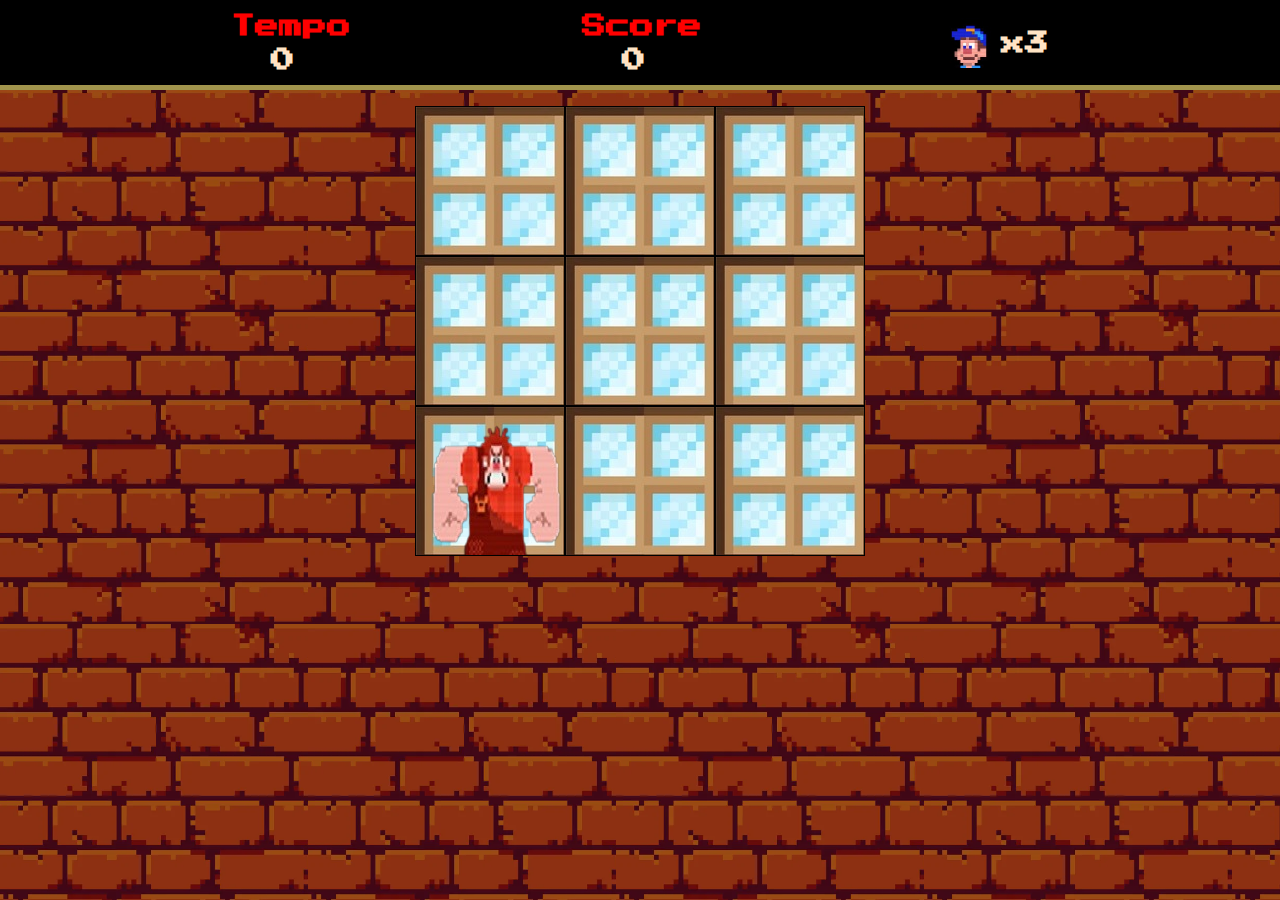
<file: Detona Ralph/index.html>
<!DOCTYPE html>
<html lang="pt-br">
<head>
    <meta charset="UTF-8">
    <meta name="viewport" content="width=device-width, initial-scale=1.0">
    <title>Detona Ralph</title>
    <link rel="preconnect" href="https://fonts.googleapis.com">
<link rel="preconnect" href="https://fonts.gstatic.com" crossorigin>
<link href="https://fonts.googleapis.com/css2?family=Press+Start+2P&display=swap" rel="stylesheet">
    <link rel="stylesheet" href="./src/style/reset.css">
    <link rel="stylesheet" href="./src/style/main.css">
</head>
<body>
    <div class="container">
     <div class="menu">
     <div class="time">
        <h2 class="cor">Tempo</h2>
        <h2 class="second" id="tempo">0</h2>
     </div>
     <div class="score">
       <h2 class="cor">Score</h2>
       <h2 class="second" id="Score">0</h2>

     </div>
    <div class="vidas">
     
      <img src="./src/imagens/felix.jpg" alt="jogador vidas" height="50px">
         <h2>x3</h2>  
    </div>

         </div> 
          <div class="painel">
            <div class="panel-row">
              <div class="square" id="1"></div>
              <div class="square" id="2"></div>
              <div class="square inimigo" id="3"></div>
            </div>
            <div class="panel-row">
              <div class="square " id="4"></div>
              <div class="square" id="5"></div>
              <div class="square" id="6"></div>
            </div>
            <div class="panel-row">
              <div class="square" id="7"></div>
              <div class="square" id="8"></div>
              <div class="square" id="9"></div>
            </div>



     </div>

    </div>


    <script defer src="./src/scripts/engine.js"></script>
</body>
</html>
</file>
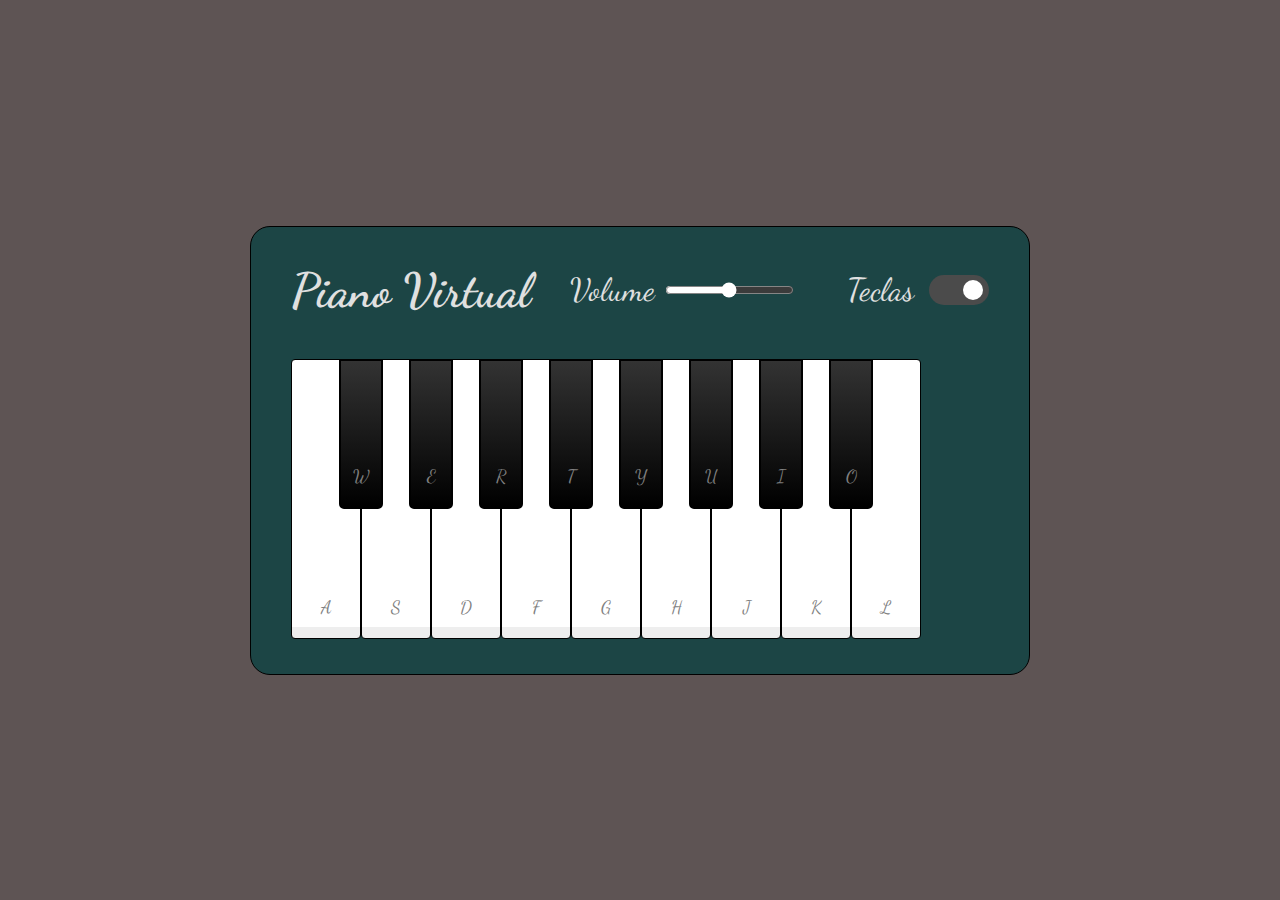
<file: Piano/index.html>
<!DOCTYPE html>
<html lang="pt-br">
<head>
    <meta charset="UTF-8">
    <meta name="viewport" content="width=device-width, initial-scale=1.0">
    <title>Piano Simulator</title>
    <link rel="stylesheet" href="./scr/style/reset.css">
    <link rel="stylesheet" href="./scr/style/main.css">
    
    <link rel="preconnect" href="https://fonts.googleapis.com">
    <link rel="preconnect" href="https://fonts.gstatic.com" crossorigin>
    <link href="https://fonts.googleapis.com/css2?family=Dancing+Script:wght@600&display=swap" rel="stylesheet">
    

    
</head>
<body>
<div class="container">
<header>
<h2>Piano Virtual</h2>
<div class="volume"><span>Volume</span><input type="range" min="0" max="1" value="0.5" step="any"></div>
<div class="keys"><span>Teclas</span><input type="checkbox" checked></div>
</header>
<ul class="pianokeys">
    <li class="key white" data-key="a"><span>a</span></li>
    <li class="key black" data-key="w"><span>w</span></li>
    <li class="key white" data-key="s"><span>s</span></li>
    <li class="key black" data-key="e"><span>e</span></li>
    <li class="key white" data-key="d"><span>d</span></li>
    <li class="key black" data-key="r"><span>r</span></li>
    <li class="key white" data-key="f"><span>f</span></li>
    <li class="key black" data-key="t"><span>t</span></li>
    <li class="key white" data-key="g"><span>g</span></li>
    <li class="key black" data-key="y"><span>y</span></li>
    <li class="key white" data-key="h"><span>h</span></li>
    <li class="key black" data-key="u"><span>u</span></li>
    <li class="key white" data-key="j"><span>j</span></li>
    <li class="key black" data-key="i"><span>i</span></li>
    <li class="key white" data-key="k"><span>k</span></li>
    <li class="key black" data-key="o"><span>o</span></li>
    <li class="key white" data-key="l"><span>l</span></li>
</ul>
</div>



    <script defer src="./scr/script/engine.js" ></script>
</body>
</html>
</file>
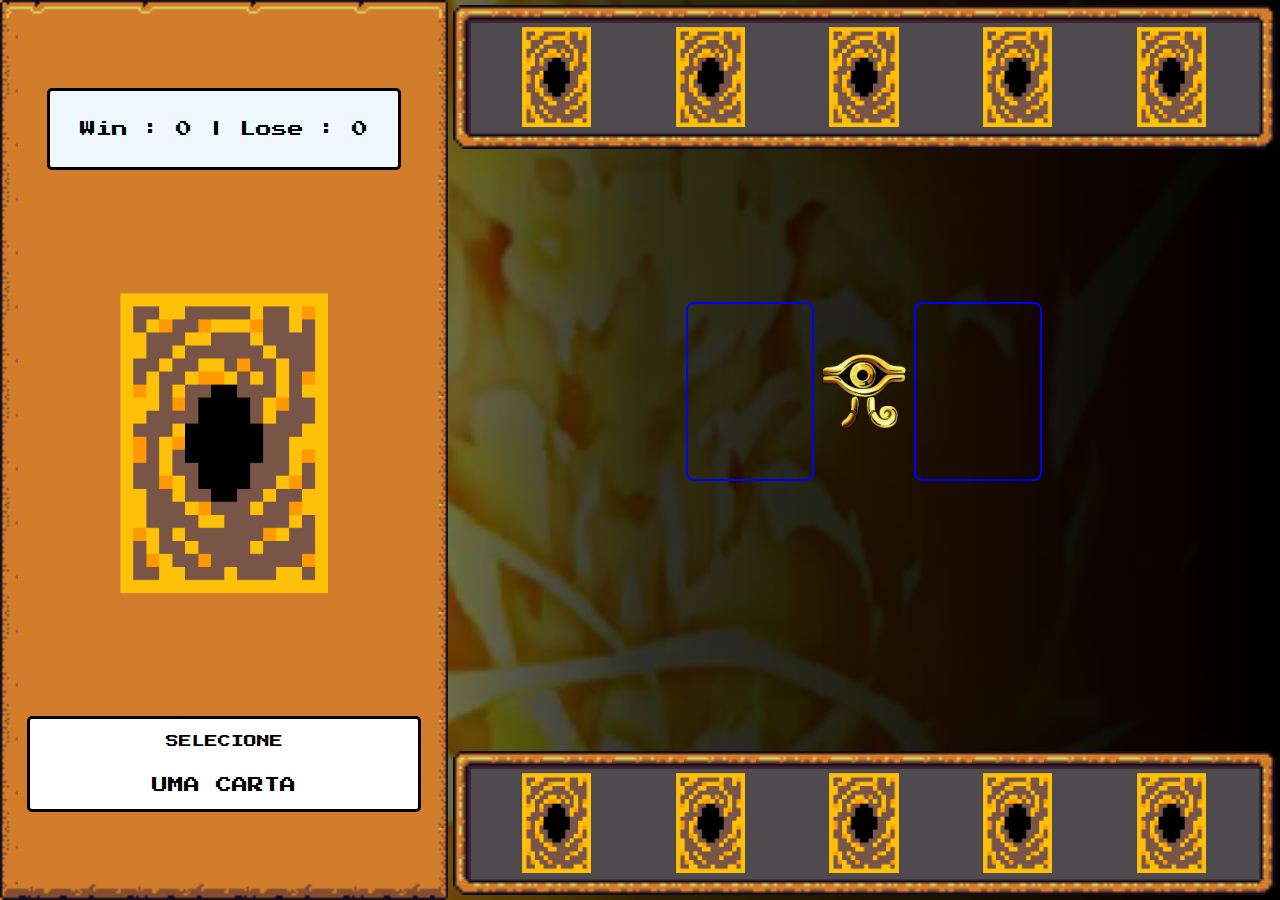
<file: Yu-Gi-Oh!/index.html>
<!DOCTYPE html>
<html lang="pt-br">
<head>
    <meta charset="UTF-8">
    <meta name="viewport" content="width=device-width, initial-scale=1.0">
    <title>Yu-Gi-Oh!Jo-ken-PO</title>
    <link rel="stylesheet" href="./scr/styles/reset.css">
    <link rel="stylesheet" href="./scr/styles/main.css">
    <link rel="preconnect" href="https://fonts.googleapis.com">
    <link rel="preconnect" href="https://fonts.gstatic.com" crossorigin>
    <link href="https://fonts.googleapis.com/css2?family=Press+Start+2P&display=swap" rel="stylesheet">
    <link rel="stylesheet" href="./scr/styles/containers.css">
    <link rel="stylesheet" href="./scr/styles/buttons.css">
    <link rel="shortcut icon" href="./scr/assets/favicon/Favicon.ico" type="image/x-icon">

</head>
<body>

<audio  id="bgm" loop><source src="./scr/assets/audios/egyptian_duel.mp3" type="audio/mp3"></audio>

<div class="bg-video">
    <video class="video" autoplay loop muted>
        <source src="./scr/assets/video/yugi.mp4" type="video/mp4"/>
    </video>

</div>
<div class="container">
    <div class="container__left framed-golden-2">

        <div class="score_box frame">
            <span id="score_points">
                Win : 0 | Lose : 0
            </span>
        </div>

        <div class="menu__avatar">
            <img height="300px" id="card-image" src="./scr/assets/icons/card-back.png">
        </div>

        <div class="card-details frame">
            <p id="card-name">SELECIONE</p>
            <p id="card-type">UMA CARTA</p>
        </div>
    </div>

    <div class="container__right">
        <div class="card-box__container">

        <div class="card-box framed" id="computer-cards"></div>
            <div class="card-versus__container debug">

                <div class="versus-top">

                    <div class="card-infield">
                     <img id="player-field-card" height="180px" width="125px">   
                    </div>
                    <img  height="100px" src="./scr/assets/icons/millenium2.png">
                    <div class="card-infield">
                        <img id="computer-field-card" height="180px" width="125px">
                    </div>

                </div>
                
                

                
                <div class="versus-bottom"><Button id="next-duel" class="rpgui-button" onclick="resetDuel()"> GANHOU </Button></div>
                    
                </div>

                

                
            
            <div class="card-box framed" id="player-cards"></div>
        </div>

        </div>
    </div>

</div>



    <script defer src="./scr/script/engine.js"></script>
</body>
</html>
</file>
<file: Detona Ralph/src/style/main.css>
body {
    background-color: rgb(106, 73, 73);
}
.container{
    display: flex;
    flex-direction: column;
    height: 100vh;
    background-image: url("../imagens/wall.png");
}

.menu{
    display: flex;
    justify-content: space-evenly;
    align-items: center;
    height: 90px;
    width: 100%;
background-color: black;
color:bisque;
border-bottom: 5px solid rgb(161, 148, 76);
}

.painel{
margin-top: 1rem;
display: flex;
align-items: center;
justify-content: center;


}

.square{
    border: 1px solid black;
height: 150px;
width: 150px;
background-color: aquamarine ;
background-image: url("../imagens/janela.jpg");

}
.inimigo{
    background-image:url("../imagens/Ralph.png"),url("../imagens/janela.jpg");

}


.vidas{
display: flex;
align-items: center;
justify-content: center;
}

.second{
    margin-top: 10px;
    margin-left: 40px;
}
.cor {
    color: red;
}
</file>
<file: Piano/scr/style/main.css>
body {
    display: flex;
    align-items: center;
    justify-content: center;
    min-height: 100vh;
    background-color: rgb(94, 84, 84);
    color: white;
}

.container {
    width: 780px;
    border-radius: 20px;
    padding: 35px 40px;
    border: 1px solid black;
    background-color: rgb(28, 69, 69);
}
.container header{
    color: #e0e0e0;
    display: flex;
    align-items: center;
    justify-content: space-between;

}

header h2{
    font-size: 3rem;
}
header .volume, .keys{
    display: flex;
    align-items: center;
}
header .volume, .keys span{
    font-weight: 500px;
    font-size: 2rem;
    margin-right: 15px;
}
.volume input{
accent-color: white;
margin-left: 10px;
}
.keys input{
width: 60px;
height: 30px;
appearance: none;
background-color: #4b4b4b;
cursor: pointer;
border-radius: 30px;
position: relative;
}
.keys input::before{
    content: "";
    height:20px ;
    width: 20px;
    background-color: #8c8c8c;
    position: absolute;
    top: 50%;
    left: 0.3rem;
    border-radius: inherit;
    transform: translateY(-50%);
    transition: all 0.3s ease;
}
.keys input:checked::before{
left: 2.1rem;
background-color: white;
}

.pianokeys{
    margin-top: 40px;
    display: flex;
}

.pianokeys .key{
cursor: pointer;
list-style: none;
color: gray;
user-select: none;
position: relative;
text-transform: uppercase;
}
.pianokeys .white{
width: 70px;
height: 280px;
border: 1px solid black;
background: linear-gradient(#fff 96%, #eee 4%);
border-radius: 4px;
}

.pianokeys .black{
    width: 44px;
    height: 150px;
    z-index: 2;
    margin: 0 -22px 0 -22px;
    border: 2px solid black;
    background: linear-gradient(#333 , #000);
    border-radius: 0 0 5px 5px;
} 


.pianokeys span{
    position: absolute;
     bottom: 20px;
     width: 100%;
     text-align: center;
     font-size: large;
}

.pianokeys .white.active{
box-shadow: inset -5px 5px 20px rgba(0, 0, 0, 0.5);
background: linear-gradient(to bottom #fff 0%, #eee 100%)
}

.pianokeys .black.active{
    box-shadow: inset -5px 5px 10px rgba(255, 255, 255, 0.1);
    background: linear-gradient(to bottom #000, #434343)
    }

.pianokeys .key.hide span{
    display: none;
}
</file>
<file: Yu-Gi-Oh!/scr/styles/main.css>
body{
    cursor: url("../assets/cursor/yugicursor.png"), default;
}

button,a,img:hover,button:hover,a:hover{
    cursor: url("../assets/cursor/yamiyugicursorGLOW.png"), default;
}



.bg-video{
    position: absolute;
    z-index: -2;
    width: 100vw;
    height: 100vh;
    overflow: hidden;
    display: flex;
    justify-content: center;
}

.bg-video .video{
    height: 100vh;
}
.bg-video::after{
    content: "";
    position: absolute;
    width: 100vw;
    height: 100vh;
    top: 0;
    left: 0;
    background: linear-gradient(90deg , rgb(0, 0, 0, 0) 0%,rgb(0, 0, 0 , 0.8) 50%,rgb(0, 0, 0 ,1) 100%);
}

.container{
    position: relative;
    z-index: 3;
    display: flex;
    height: 100vh;
}

.container__left{
    width: 35%;
    min-width: 300px;
    flex-direction: column;
    align-items: center;
    justify-content: space-around;
    display: flex;
}

.container__right{
    width: 65%;
}

.score_box{
    background-color: aliceblue;
    padding: 30px;
}
.frame{
    border: 3px solid black;
    border-radius: 5px;
}

.card-details{
    background-color: white;
    display: flex;
    align-items: center;
    padding: 1rem;
    flex-direction: column;
    justify-content: space-between;
    height: 6rem;
    width: 100%;
}

#card-name{
    font-size: 0.8rem;
}
#card-type{
font-size: 1rem;
}

.card-box__container{
    height: 100vh;
    display: flex;
    flex-direction: column;
    justify-content: space-between;
    padding: 0.3rem;
}

.card-versus__container{
display: flex;
flex-direction: column;
padding-top: 0.1rem;
height: 300px;
justify-items: center;
align-items: center;

}

.versus-top, .versus-bottom{
    display: flex;
    align-items: center;
    justify-content: center;
   
}

.versus-bottom{
     margin-top: 5rem;
}

#next-duel{
    display: none;
}

.card-box{
    height:9rem ;
    width:100% ;
    display: flex;
     flex-direction: row;
     align-items: center;
     justify-content: space-around;
}

.card-infield{
    height: 11.2rem;
    border: 2px solid blue;
width: 8rem;
border-radius: 8px;

}

.card{
transition: transform 0.2s;
}

.card:hover{
    transform: scale(1.2);
}
</file>
<file: Yu-Gi-Oh!/scr/styles/containers.css>
/**
* customized divs (containers) and framed objects (background and frame image).
*/

/* game div without background image*/
.rpgui-container {
  /* position style and default z */
  position: fixed;
  z-index: 10;

  overflow: show;
}

/* game div with background image*/
.framed {
  /* border */
  border-style: solid;
  border-image-source: url("../assets/rpg/border-image.png");
  border-image-repeat: repeat;
  border-image-slice: 6 6 6 6;
  border-image-width: 18px;
  border-width: 15px;
  padding: 12px;

  /* internal border */
  box-sizing: border-box;
  -moz-box-sizing: border-box;
  -webkit-box-sizing: border-box;

  /* background */
  background: url("../assets/rpg/background-image.png") repeat repeat;
  background-clip: padding-box;
  background-origin: padding-box;
  background-position: center;
}

/* game div with golden background image*/
.framed-golden {
  /* border */
  border-style: solid;
  border-image-source: url("../assets/rpg/border-image-golden.png");
  border-image-repeat: repeat;
  border-image-slice: 4 4 4 4;
  border-image-width: 18px;
  border-width: 15px;
  padding: 12px;

  /* internal border */
  box-sizing: border-box;
  -moz-box-sizing: border-box;
  -webkit-box-sizing: border-box;

  /* background */
  background: url("../assets/rpg/border-image-golden.png") repeat repeat;
  background-clip: padding-box;
  background-origin: padding-box;
  background-position: center;
}

/* game div with golden2 background image*/
.framed-golden-2 {
  /* border */
  border-style: solid;
  border-image-source: url("../assets/rpg/border-image-golden2.png");
  border-image-repeat: repeat;
  border-image-slice: 8 8 8 8;
  border-image-width: 18px;
  border-width: 15px;
  padding: 12px;

  /* internal border */
  box-sizing: border-box;
  -moz-box-sizing: border-box;
  -webkit-box-sizing: border-box;

  /* background */
  background: url("../assets/rpg/background-image-golden2.png") repeat repeat;
  background-clip: padding-box;
  background-origin: padding-box;
  background-position: center;
}

/* game div with soft grey background image*/
.framed-grey {
  position: relative;

  /* border */
  border-style: solid;
  border-image-source: url("../assets/rpg/border-image-grey.png");
  border-image-repeat: repeat;
  border-image-slice: 3 3 3 3;
  border-image-width: 7px;
  border-width: 7px;
  padding: 12px;

  /* internal border */
  box-sizing: border-box;
  -moz-box-sizing: border-box;
  -webkit-box-sizing: border-box;

  /* background */
  background: url("../assets/rpg/background-image-grey.png") repeat repeat;
  background-clip: padding-box;
  background-origin: padding-box;
  background-position: center;
}
</file>
<file: Yu-Gi-Oh!/scr/styles/buttons.css>
/**
* Styling for buttons
*/

/* button style */
.rpgui-button {
  /* hide button default stuff */
  background-color: Transparent;
  background-repeat: no-repeat;
  border: none;
  overflow: hidden;
  outline: none;

  /* background */
  background: url("../assets/rpg/button.png") no-repeat no-repeat;
  background-clip: padding-box;
  background-origin: padding-box;
  background-position: center;
  background-size: 100% 100%;

  /* font size */
  font-size: 1em;

  /* default size and display */
  max-width: 100%;
  min-width: 140px;
  height: 60px;
  display: inline-block;

  /* padding */
  padding-left: 35px;
  padding-right: 35px;
}

/* button hover */
.rpgui-button.hover,
.rpgui-button:hover {
  background-image: url("../assets/rpg/button-hover.png");
}

/* button clicked */
.rpgui-button.down,
.rpgui-button:active {
  background-image: url("../assets/rpg/button-down.png");
}

/* golden button stuff */
.rpgui-button.golden p {
  display: inline-block;
}

/* golden button style */
.rpgui-button.golden {
  /* hide button default stuff */
  background-color: Transparent;
  background-repeat: no-repeat;
  border: none;
  overflow: hidden;
  outline: none;

  /* background */
  background: url("../assets/rpg/button-golden.png") no-repeat no-repeat;
  background-clip: padding-box;
  background-origin: padding-box;
  background-position: center;
  background-size: 100% 80%;

  /* default size and display */
  max-width: 100%;
  min-width: 140px;
  height: 60px;
  display: inline-block;

  /* padding */
  padding-top: 5px;
  padding-left: 35px;
  padding-right: 35px;
  overflow: visible;
}

/* button hover */
.rpgui-button.golden.hover,
.rpgui-button.golden:hover {
  background-image: url("../assets/rpg/button-golden-hover.png");
}

/* button clicked */
.rpgui-button.golden.down,
.rpgui-button.golden:active {
  background-image: url("../assets/rpg/button-golden-down.png");
}

.rpgui-button.golden:before {
  white-space: nowrap;
  display: inline-block;
  content: "";
  width: 34px;
  display: block;
  height: 110%;
  background: transparent url("../assets/rpg/button-golden-left.png") no-repeat
    right center;
  background-size: 100% 100%;
  margin: 0 0 0 0;
  left: 0px;
   float: left;
  margin-left: -46px;
  margin-top: -5%;
}

.rpgui-button.golden:after {
  white-space: nowrap;
  display: block;
  content: "";
  width: 34px;
  height: 110%;
  background: transparent url("../assets/rpg/button-golden-right.png") no-repeat
    left center;
  background-size: 100% 100%;
  margin: 0 0 0 0;
  right: 0px;
  float: right;
  margin-right: -46px;
  margin-top: -5%;
}

/*
.rpgui-button.golden:hover:before {

  background-image: url('img/button-golden-left-hover.png');
}

.rpgui-button.golden:hover:after {

  background-image: url('img/button-golden-right-hover.png');
}
*/
</file>
